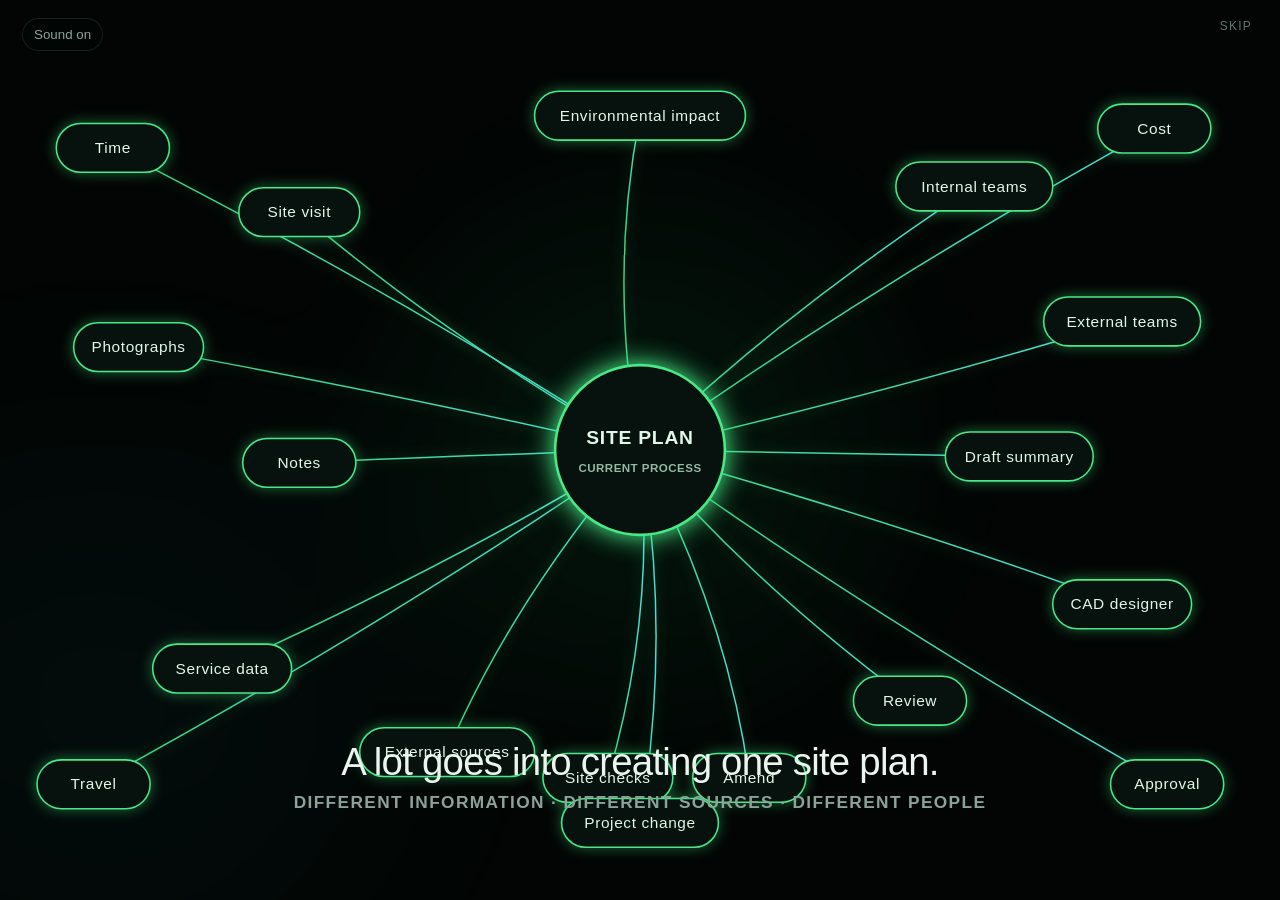
<file: meet.html>
<!doctype html><html lang="en"><head><meta charset="utf-8"><meta name="viewport" content="width=device-width,initial-scale=1,viewport-fit=cover"><meta name="theme-color" content="#030706"><title>Meet SAMI · Ask SAMI</title><link rel="icon" href="icon-192.f8bcaf6fed.png"><style>
:root{--g:#61ff9a;--c:#55e9e6;--ink:#eaf5ef;--mut:#8ba49a;--bg:#020504}*{box-sizing:border-box}html,body{margin:0;width:100%;height:100%;background:var(--bg);color:var(--ink);font-family:Inter,ui-sans-serif,-apple-system,BlinkMacSystemFont,"Segoe UI",sans-serif;overflow:hidden}body:before{content:"";position:fixed;inset:-20%;background:radial-gradient(circle at 50% 50%,rgba(48,255,132,.075),transparent 32%),radial-gradient(circle at 20% 70%,rgba(55,227,223,.04),transparent 26%);filter:blur(35px);animation:haze 13s ease-in-out infinite alternate}@keyframes haze{to{transform:translate3d(5%,-3%,0) scale(1.08)}}
#film{position:fixed;inset:0;display:grid;place-items:center}.stage{position:absolute;inset:0}.network{position:absolute;inset:0;width:100%;height:100%;opacity:0;filter:drop-shadow(0 0 7px rgba(74,255,143,.38));transition:opacity 1s}.network.on{opacity:1}.network.dim{opacity:.23;filter:grayscale(.8) drop-shadow(0 0 2px rgba(110,130,120,.2))}.edge{stroke:url(#line);stroke-width:1.15;fill:none;stroke-dasharray:100;stroke-dashoffset:100;animation:draw .8s forwards}.node{opacity:0;animation:pop .45s forwards}.node circle,.node rect{fill:#07110d;stroke:#49e987;stroke-width:1.2}.node text{fill:#dff8e8;font-size:12px;letter-spacing:.04em;text-anchor:middle}.node .small{font-size:9px;fill:#92bba3}@keyframes draw{to{stroke-dashoffset:0}}@keyframes pop{to{opacity:1}}.center circle{stroke-width:2;filter:drop-shadow(0 0 10px rgba(75,255,145,.7))}.center text{font-weight:700;font-size:15px}
.caption{position:absolute;left:50%;bottom:9vh;transform:translateX(-50%);width:min(820px,88vw);text-align:center;font-size:clamp(20px,3vw,40px);font-weight:520;letter-spacing:-.02em;line-height:1.14;opacity:0;transition:opacity .55s,transform .55s}.caption.show{opacity:1;transform:translate(-50%,-6px)}.caption .sub{display:block;margin-top:10px;color:var(--mut);font-size:.45em;letter-spacing:.08em;text-transform:uppercase;font-weight:600}.question{font-size:clamp(25px,4vw,54px)}
#reveal{position:absolute;inset:0;display:grid;place-items:center;opacity:0;pointer-events:none;transition:opacity .9s;background:radial-gradient(circle at center,rgba(30,255,115,.11),transparent 30%)}#reveal.show{opacity:1;pointer-events:auto}.brand{text-align:center}.brand img{width:min(440px,68vw);max-height:145px;object-fit:contain;filter:drop-shadow(0 0 24px rgba(70,255,140,.28))}.ask{margin:28px auto 0;border:1px solid rgba(99,255,157,.55);background:linear-gradient(180deg,rgba(21,54,37,.82),rgba(7,18,13,.92));color:#effff5;border-radius:999px;padding:17px 34px;font-size:18px;font-weight:720;letter-spacing:.08em;text-transform:uppercase;box-shadow:0 0 0 1px rgba(87,255,148,.07) inset,0 0 35px rgba(66,255,137,.14);cursor:pointer;animation:breathe 3.8s ease-in-out infinite}.ask:hover{box-shadow:0 0 50px rgba(66,255,137,.27)}@keyframes breathe{50%{box-shadow:0 0 0 1px rgba(87,255,148,.1) inset,0 0 48px rgba(66,255,137,.22)}}.credit{margin-top:24px;color:#668276;font-size:10px;letter-spacing:.22em;text-transform:uppercase}.credit b{color:#a9c3b6;font-size:12px}.skip{position:absolute;top:max(18px,env(safe-area-inset-top));right:22px;border:0;background:transparent;color:#61766d;font-size:12px;letter-spacing:.1em;text-transform:uppercase;z-index:5}.sound{position:absolute;top:max(18px,env(safe-area-inset-top));left:22px;border:1px solid rgba(150,180,165,.15);background:rgba(3,9,6,.55);color:#8ca59a;border-radius:99px;padding:8px 11px;z-index:5}.surge{position:absolute;inset:0;opacity:0;background:radial-gradient(circle at center,rgba(133,255,180,.9) 0,rgba(69,255,140,.18) 11%,transparent 36%);mix-blend-mode:screen}.surge.go{animation:surge .9s ease-out}@keyframes surge{0%{opacity:0;transform:scale(.15)}25%{opacity:1}100%{opacity:0;transform:scale(2.2)}}
@media(max-width:700px){.node text{font-size:9px}.node .small{font-size:7px}.caption{bottom:11vh}.brand img{width:74vw}}@media(prefers-reduced-motion:reduce){*{animation-duration:.01ms!important;transition-duration:.01ms!important}}
</style></head><body><main id="film"><button class="sound" id="sound">Sound on</button><button class="skip" id="skip">Skip</button><div class="stage"><svg class="network" id="network" viewBox="0 0 1000 700" preserveAspectRatio="xMidYMid slice"><defs><linearGradient id="line"><stop stop-color="#36d77b"/><stop offset="1" stop-color="#4adfd7"/></linearGradient></defs><g id="edges"></g><g id="nodes"></g></svg><div class="surge" id="surge"></div><div class="caption" id="caption"></div></div><section id="reveal"><div class="brand"><img src="sami-wordmark.eb168c8e3c.png" alt="SAMI"><button class="ask" id="ask">Ask SAMI</button><div class="credit">Design &amp; production by<br><b>JW EDS DESIGNS</b></div></div></section><audio id="bed" src="sami-intro.1c4c23273f.mp3" preload="auto" loop></audio></main><script>
const data=[
['Site visit',235,165],['Photographs',110,270],['Notes',235,360],['Service data',175,520],['External sources',350,585],['Site checks',475,605],['Internal teams',760,145],['External teams',875,250],['Draft summary',795,355],['CAD designer',875,470],['Review',710,545],['Amend',585,605],['Approval',910,610],['Time',90,115],['Cost',900,100],['Travel',75,610],['Environmental impact',500,90],['Project change',500,640]
]; const center=[500,350]; const svgNS='http://www.w3.org/2000/svg', edges=document.getElementById('edges'),nodes=document.getElementById('nodes');
function line(x,y,i){let p=document.createElementNS(svgNS,'path');p.setAttribute('class','edge');p.setAttribute('pathLength','100');p.setAttribute('d',`M${center[0]},${center[1]} Q${(center[0]+x)/2+(i%2?25:-25)},${(center[1]+y)/2} ${x},${y}`);p.style.animationDelay=(i*.07)+'s';edges.appendChild(p)}
function node(label,x,y,i){let g=document.createElementNS(svgNS,'g');g.setAttribute('class','node');g.style.animationDelay=(.3+i*.07)+'s';let r=document.createElementNS(svgNS,'rect');let w=Math.max(88,label.length*7+24);r.setAttribute('x',x-w/2);r.setAttribute('y',y-19);r.setAttribute('width',w);r.setAttribute('height',38);r.setAttribute('rx',19);let t=document.createElementNS(svgNS,'text');t.setAttribute('x',x);t.setAttribute('y',y+4);t.textContent=label;g.append(r,t);nodes.appendChild(g)}
data.forEach((d,i)=>{line(d[1],d[2],i);node(...d,i)});let cg=document.createElementNS(svgNS,'g');cg.setAttribute('class','node center');cg.innerHTML='<circle cx="500" cy="350" r="66"/><text x="500" y="345">SITE PLAN</text><text class="small" x="500" y="367">CURRENT PROCESS</text>';nodes.appendChild(cg);
const cap=document.getElementById('caption'),net=document.getElementById('network'),rev=document.getElementById('reveal'),surge=document.getElementById('surge'),bed=document.getElementById('bed');let timers=[];function at(ms,fn){timers.push(setTimeout(fn,ms))}function say(html){cap.classList.remove('show');setTimeout(()=>{cap.innerHTML=html;cap.classList.add('show')},180)}function run(){net.className.baseVal='network on';say('A lot goes into creating one site plan.<span class="sub">Different information · different sources · different people</span>');at(6500,()=>say('Site visits. Photographs. Notes. Services. Checks.'));at(12000,()=>say('Draft. CAD. Review. Amend. Review again. Approve.'));at(18500,()=>say('And when the project changes…<br>parts of the process begin again.'));at(24500,()=>say('Time. Cost. Travel. Duplication.<br>Environmental impact.'));at(30500,()=>{net.className.baseVal='network on dim';say('<span class="question">What if all of this could become simpler?</span>')});at(35500,()=>say('One process. &nbsp; One team.<br>One source of information. &nbsp; One tool.'));at(41500,()=>say('It’s time to work smarter.'));at(45000,()=>{say('It’s time to <strong>Ask SAMI.</strong>');surge.classList.add('go')});at(47000,finish)}function finish(){timers.forEach(clearTimeout);cap.classList.remove('show');net.style.opacity='0';setTimeout(()=>rev.classList.add('show'),300)}
document.getElementById('skip').onclick=finish;document.getElementById('ask').onclick=()=>{location.href='index.html?from=launch'};document.getElementById('sound').onclick=async e=>{if(bed.paused){try{bed.volume=.22;await bed.play();e.target.textContent='Sound off'}catch{}}else{bed.pause();e.target.textContent='Sound on'}};addEventListener('pointerdown',()=>{if(bed.paused){bed.volume=.22;bed.play().catch(()=>{})}},{once:true});run();
</script></body></html>
</file>
